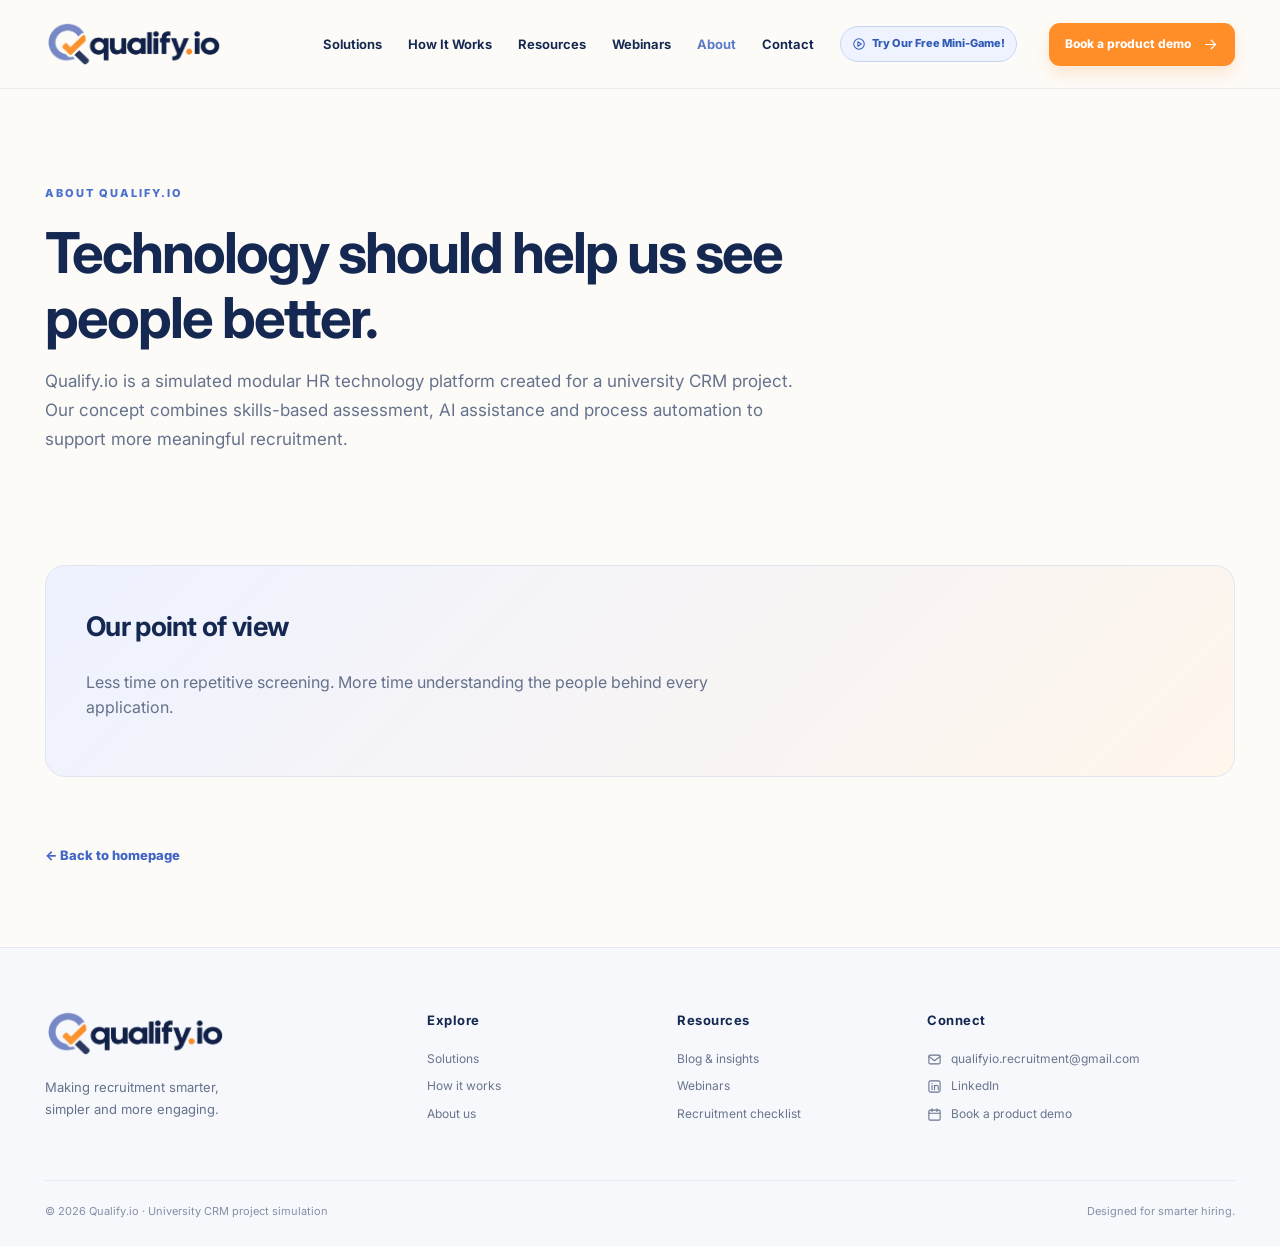
<file: about.html>
<!doctype html>
<html lang="en">
<head>
  <meta charset="utf-8" />
  <meta name="viewport" content="width=device-width, initial-scale=1" />
  <meta name="description" content="Qualify.io is a modular recruitment technology platform concept combining skills-based assessments, AI assistance and automation." />
  <meta name="theme-color" content="#fdfbf8" />
  <title>About | Qualify.io</title>
  <link rel="icon" href="assets/qualify-logo.png" type="image/png" />
  <link rel="preconnect" href="https://fonts.googleapis.com" />
  <link rel="preconnect" href="https://fonts.gstatic.com" crossorigin />
  <link href="https://fonts.googleapis.com/css2?family=Inter:wght@400;500;600;650;700;750;800;850&display=swap" rel="stylesheet" />
  <link rel="stylesheet" href="css/styles.css" />
  <script defer src="js/config.js"></script>
  <script defer src="js/content.js"></script>
  <script defer src="js/webinars.js"></script>
  <script defer src="js/site.js"></script>
</head>
<body data-page="about">
  <a href="#main-content" class="sr-only skip-link">Skip to content</a>
  <div id="site"></div>
  <noscript>This website uses JavaScript to render its content. Please enable JavaScript.</noscript>
</body>
</html>
</file>
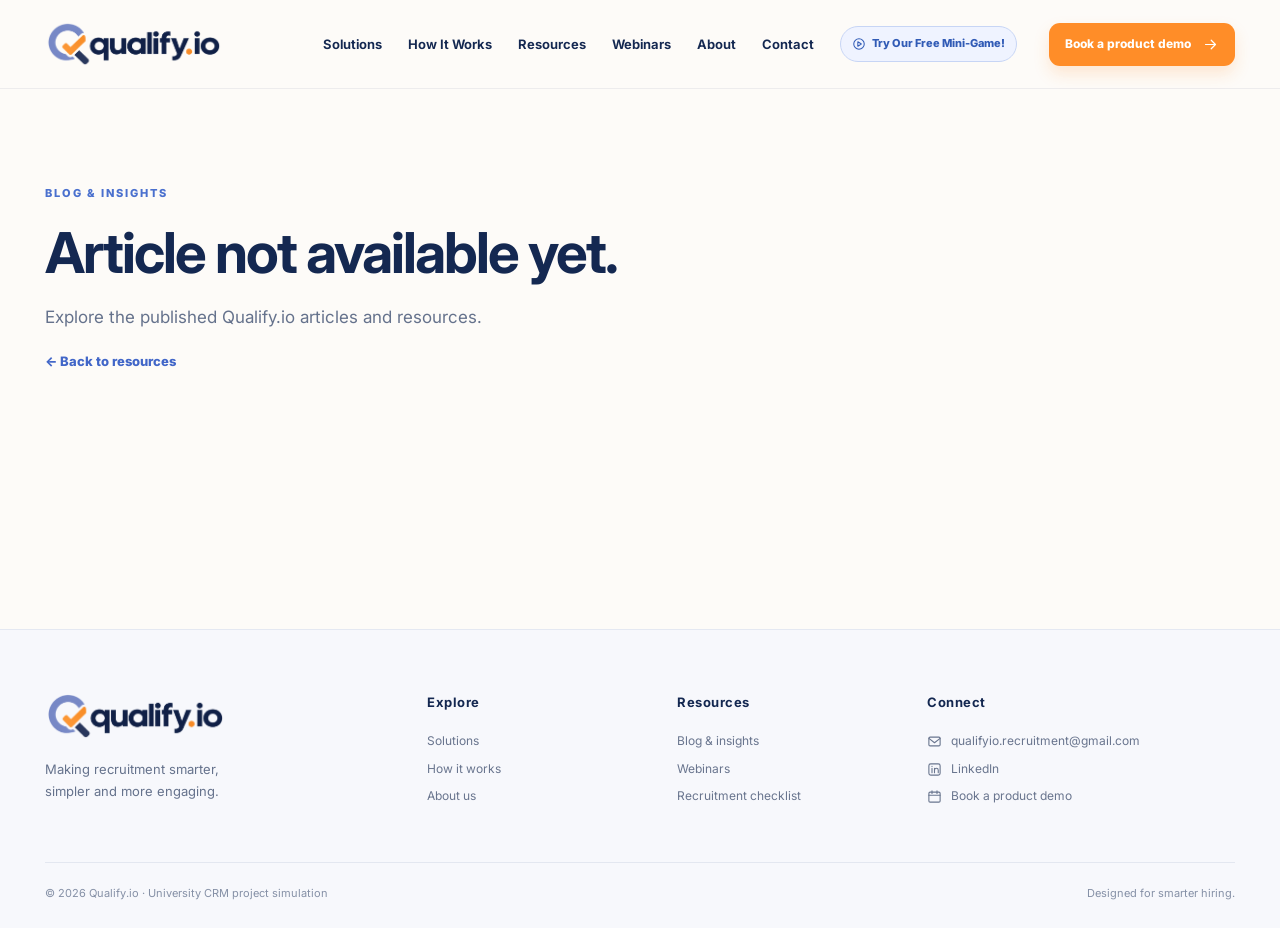
<file: blog.html>
<!doctype html>
<html lang="en">
<head>
  <meta charset="utf-8" />
  <meta name="viewport" content="width=device-width, initial-scale=1" />
  <meta name="description" content="Qualify.io is a modular recruitment technology platform concept combining skills-based assessments, AI assistance and automation." />
  <meta name="theme-color" content="#fdfbf8" />
  <title>Blog | Qualify.io</title>
  <link rel="icon" href="assets/qualify-logo.png" type="image/png" />
  <link rel="preconnect" href="https://fonts.googleapis.com" />
  <link rel="preconnect" href="https://fonts.gstatic.com" crossorigin />
  <link href="https://fonts.googleapis.com/css2?family=Inter:wght@400;500;600;650;700;750;800;850&display=swap" rel="stylesheet" />
  <link rel="stylesheet" href="css/styles.css" />
  <script defer src="js/config.js"></script>
  <script defer src="js/content.js"></script>
  <script defer src="js/articles.js"></script>
  <script defer src="js/webinars.js"></script>
  <script defer src="js/site.js"></script>
</head>
<body data-page="blog">
  <a href="#main-content" class="sr-only skip-link">Skip to content</a>
  <div id="site"></div>
  <noscript>This website uses JavaScript to render its content. Please enable JavaScript.</noscript>
</body>
</html>
</file>
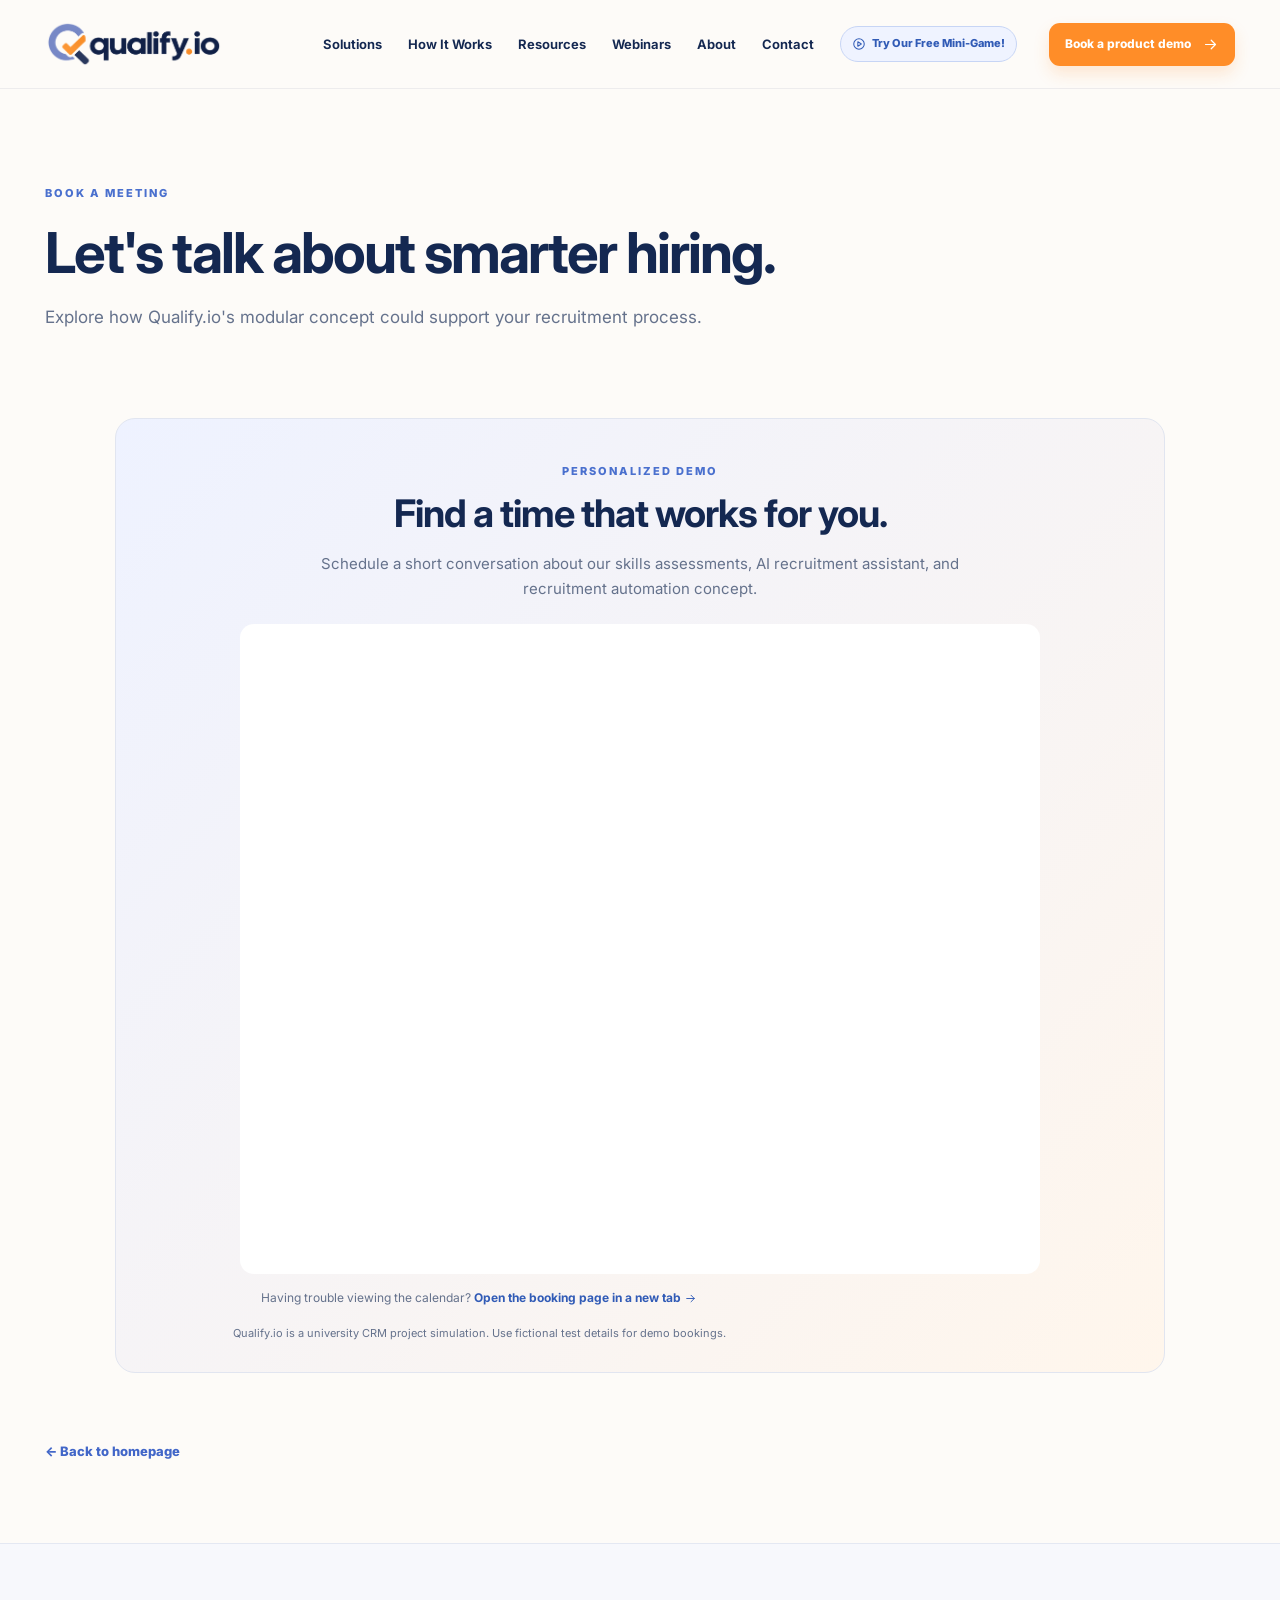
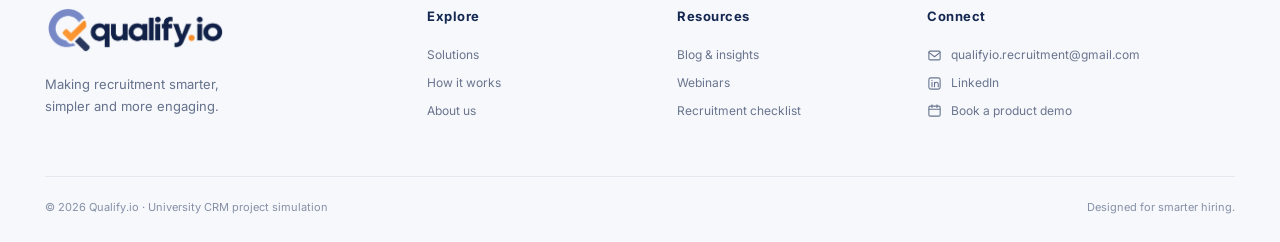
<file: book-demo.html>
<!doctype html>
<html lang="en">
<head>
  <meta charset="utf-8" />
  <meta name="viewport" content="width=device-width, initial-scale=1" />
  <meta name="description" content="Qualify.io is a modular recruitment technology platform concept combining skills-based assessments, AI assistance and automation." />
  <meta name="theme-color" content="#fdfbf8" />
  <title>Book a Product Demo | Qualify.io</title>
  <link rel="icon" href="assets/qualify-logo.png" type="image/png" />
  <link rel="preconnect" href="https://fonts.googleapis.com" />
  <link rel="preconnect" href="https://fonts.gstatic.com" crossorigin />
  <link href="https://fonts.googleapis.com/css2?family=Inter:wght@400;500;600;650;700;750;800;850&display=swap" rel="stylesheet" />
  <link rel="stylesheet" href="css/styles.css" />
  <script defer src="js/config.js"></script>
  <script defer src="js/content.js"></script>
  <script defer src="js/webinars.js"></script>
  <script defer src="js/site.js"></script>
</head>
<body data-page="book-demo">
  <a href="#main-content" class="sr-only skip-link">Skip to content</a>
  <div id="site"></div>
  <noscript>This website uses JavaScript to render its content. Please enable JavaScript.</noscript>
</body>
</html>
</file>
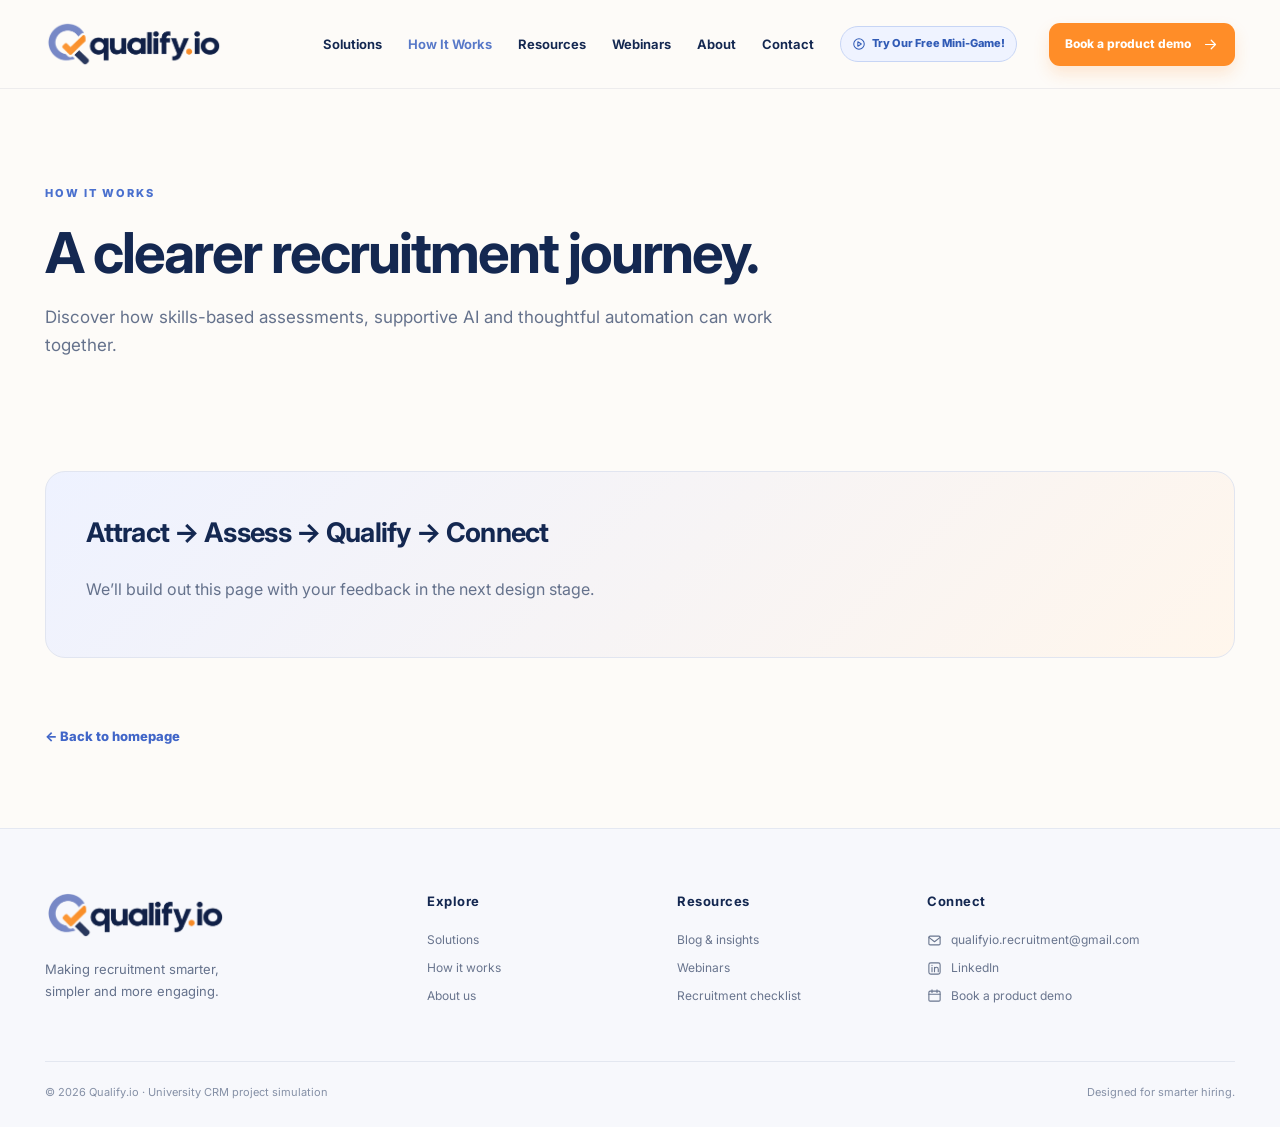
<file: how-it-works.html>
<!doctype html>
<html lang="en">
<head>
  <meta charset="utf-8" />
  <meta name="viewport" content="width=device-width, initial-scale=1" />
  <meta name="description" content="Qualify.io is a modular recruitment technology platform concept combining skills-based assessments, AI assistance and automation." />
  <meta name="theme-color" content="#fdfbf8" />
  <title>How It Works | Qualify.io</title>
  <link rel="icon" href="assets/qualify-logo.png" type="image/png" />
  <link rel="preconnect" href="https://fonts.googleapis.com" />
  <link rel="preconnect" href="https://fonts.gstatic.com" crossorigin />
  <link href="https://fonts.googleapis.com/css2?family=Inter:wght@400;500;600;650;700;750;800;850&display=swap" rel="stylesheet" />
  <link rel="stylesheet" href="css/styles.css" />
  <script defer src="js/config.js"></script>
  <script defer src="js/content.js"></script>
  <script defer src="js/webinars.js"></script>
  <script defer src="js/site.js"></script>
</head>
<body data-page="how-it-works">
  <a href="#main-content" class="sr-only skip-link">Skip to content</a>
  <div id="site"></div>
  <noscript>This website uses JavaScript to render its content. Please enable JavaScript.</noscript>
</body>
</html>
</file>
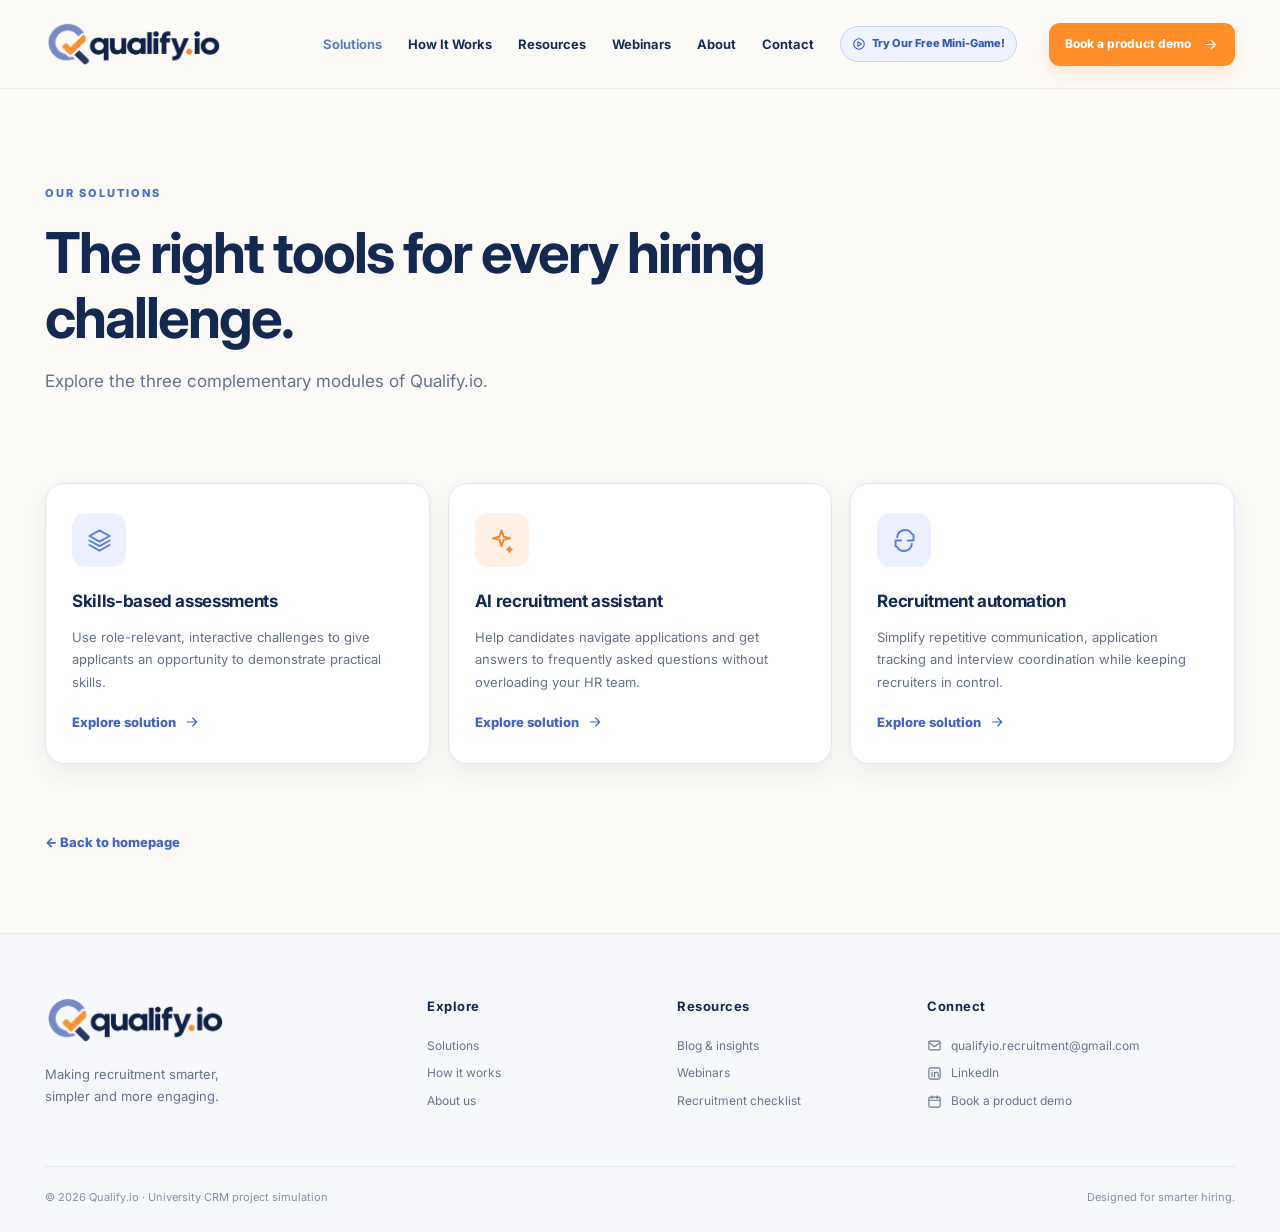
<file: solutions.html>
<!doctype html>
<html lang="en">
<head>
  <meta charset="utf-8" />
  <meta name="viewport" content="width=device-width, initial-scale=1" />
  <meta name="description" content="Qualify.io is a modular recruitment technology platform concept combining skills-based assessments, AI assistance and automation." />
  <meta name="theme-color" content="#fdfbf8" />
  <title>Solutions | Qualify.io</title>
  <link rel="icon" href="assets/qualify-logo.png" type="image/png" />
  <link rel="preconnect" href="https://fonts.googleapis.com" />
  <link rel="preconnect" href="https://fonts.gstatic.com" crossorigin />
  <link href="https://fonts.googleapis.com/css2?family=Inter:wght@400;500;600;650;700;750;800;850&display=swap" rel="stylesheet" />
  <link rel="stylesheet" href="css/styles.css" />
  <script defer src="js/config.js"></script>
  <script defer src="js/content.js"></script>
  <script defer src="js/webinars.js"></script>
  <script defer src="js/site.js"></script>
</head>
<body data-page="solutions">
  <a href="#main-content" class="sr-only skip-link">Skip to content</a>
  <div id="site"></div>
  <noscript>This website uses JavaScript to render its content. Please enable JavaScript.</noscript>
</body>
</html>
</file>
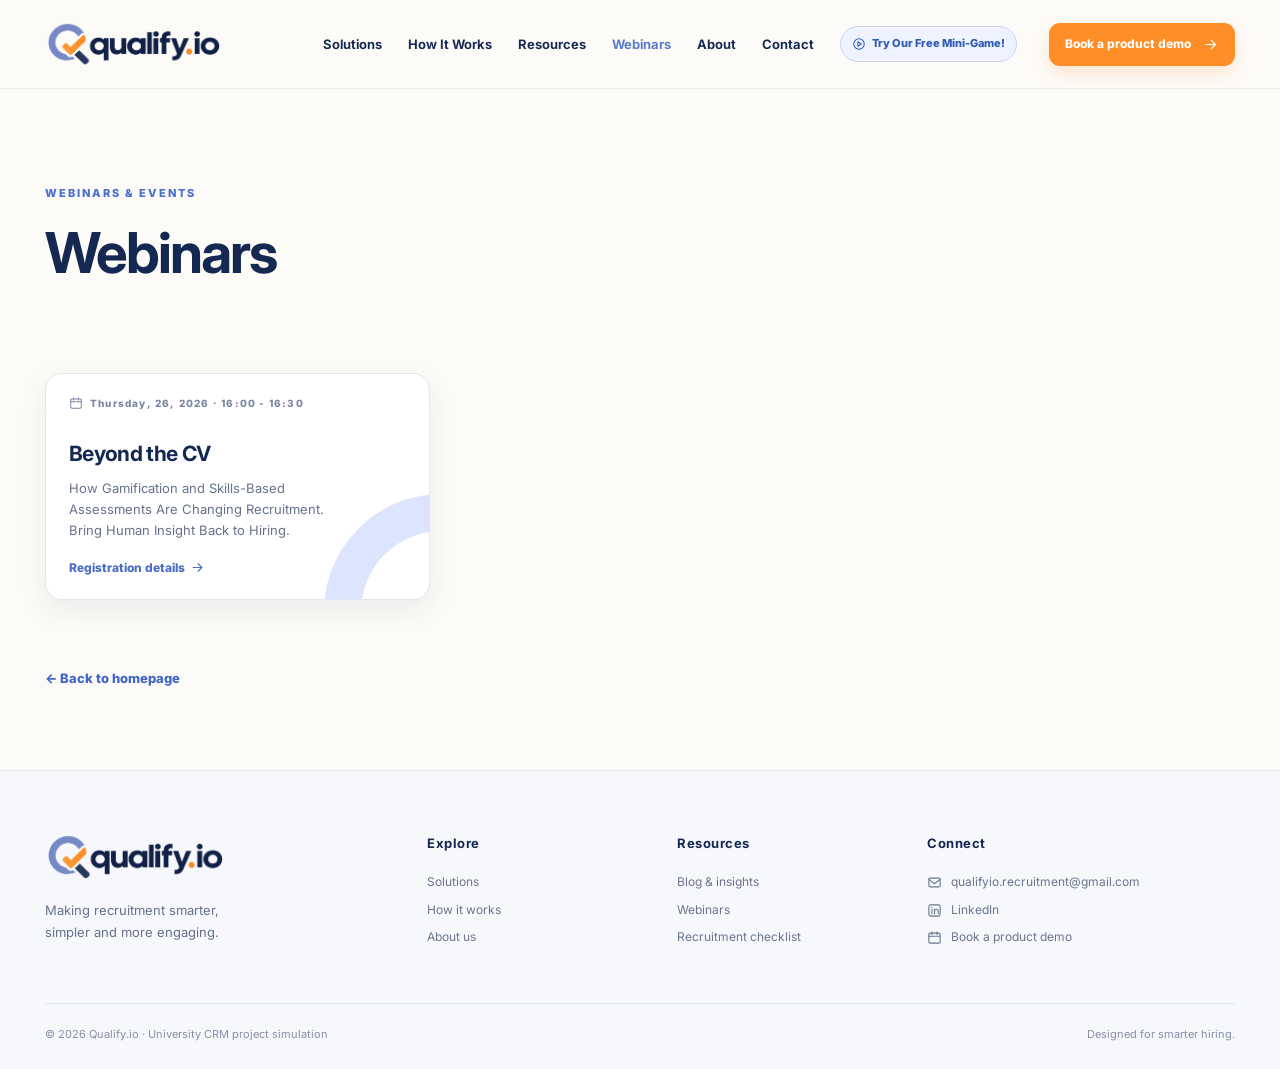
<file: webinars.html>
<!doctype html>
<html lang="en">
<head>
  <meta charset="utf-8" />
  <meta name="viewport" content="width=device-width, initial-scale=1" />
  <meta name="description" content="Qualify.io is a modular recruitment technology platform concept combining skills-based assessments, AI assistance and automation." />
  <meta name="theme-color" content="#fdfbf8" />
  <title>Webinars | Qualify.io</title>
  <link rel="icon" href="assets/qualify-logo.png" type="image/png" />
  <link rel="preconnect" href="https://fonts.googleapis.com" />
  <link rel="preconnect" href="https://fonts.gstatic.com" crossorigin />
  <link href="https://fonts.googleapis.com/css2?family=Inter:wght@400;500;600;650;700;750;800;850&display=swap" rel="stylesheet" />
  <link rel="stylesheet" href="css/styles.css" />
  <script defer src="js/config.js"></script>
  <script defer src="js/content.js"></script>
  <script defer src="js/webinars.js"></script>
  <script defer src="js/site.js"></script>
</head>
<body data-page="webinars">
  <a href="#main-content" class="sr-only skip-link">Skip to content</a>
  <div id="site"></div>
  <noscript>This website uses JavaScript to render its content. Please enable JavaScript.</noscript>
</body>
</html>
</file>
<file: css/styles.css>
/* QUALIFY.IO - brand system. Change these variables to reskin the whole website. */
:root {
  --navy: #142851;
  --navy-2: #1d3262;
  --blue: #758dda;
  --blue-bright: #567cf1;
  --orange: #ff8d28;
  --orange-hover: #f47811;
  --paper: #fdfbf8;
  --soft: #f6f7fc;
  --line: #e4e7f0;
  --text: #1c2b49;
  --muted: #65728c;
  --shadow: 0 10px 28px rgba(25,37,73,.075);
  --radius: 19px;
}
* { box-sizing:border-box; }
html { scroll-behavior:smooth; }
body { margin:0; font-family:Inter,ui-sans-serif,-apple-system,BlinkMacSystemFont,"Segoe UI",sans-serif; color:var(--text); background:var(--paper); line-height:1.55; -webkit-font-smoothing:antialiased; }
img { max-width:100%; }
a { color:inherit; text-decoration:none; }
button { font:inherit; }
a:focus-visible,button:focus-visible {outline:3px solid var(--blue-bright);outline-offset:4px;}
.container { width:min(1190px, calc(100% - 64px)); margin-inline:auto; }
.icon { display:inline-block;width:20px;height:20px;vertical-align:middle;flex-shrink:0; }
.site-header { position:sticky;z-index:50;top:0;background:rgba(253,251,248,.93);backdrop-filter:blur(16px);border-bottom:1px solid rgba(29,50,98,.075); }
.header-inner { display:flex;align-items:center;gap:32px;min-height:88px; }
.logo-link { display:block;flex-shrink:0; }
.logo-link img { display:block;width:177px;height:auto; }
.desktop-nav { margin-left:auto;display:flex;align-items:center;gap:26px; }
.desktop-nav a {font-size:13px;font-weight:670;color:var(--navy);transition:color .2s;white-space:nowrap;}
.desktop-nav a:hover,.desktop-nav a[aria-current] {color:#5879c8;}
.btn {display:inline-flex;align-items:center;justify-content:center;gap:11px;border-radius:11px;padding:14px 20px;font-size:14px;font-weight:780;line-height:1.2;transition:transform .18s,box-shadow .18s,background .18s;border:1px solid transparent;white-space:nowrap;}
.btn:hover{transform:translateY(-2px);}
.btn .icon {width:17px;height:17px;}
.btn-primary {background:var(--orange);color:white;box-shadow:0 8px 16px rgba(255,141,40,.18);}
.btn-primary:hover {background:var(--orange-hover);box-shadow:0 11px 20px rgba(255,141,40,.22);}
.btn-outline {border-color:#9da9c9;color:var(--navy);background:rgba(255,255,255,.78);}
.btn-outline:hover {border-color:var(--navy);background:#fff;}
.nav-cta {padding:12px 15px;font-size:12px;}
.mobile-menu-toggle,.mobile-nav{display:none;}
.eyebrow {display:inline-block;font-size:11px;line-height:1.45;font-weight:820;letter-spacing:2px;color:#4a70ce;}
.eyebrow.mini {letter-spacing:1.05px;font-size:10px;}
.hero { position:relative;overflow:hidden;padding:60px 0 66px;background:radial-gradient(circle at 87% 86%,#fff4e8 0%,transparent 28%),linear-gradient(180deg,#fdfbf8 0%,#fff 100%); }
.hero-deco-left {position:absolute;left:-138px;top:55px;width:260px;height:260px;border-radius:50%;background:#dce5fd;opacity:.92;}
.hero-grid {display:grid;grid-template-columns:1fr 1.07fr;gap:48px;align-items:center;position:relative;}
.hero-copy {padding-top:8px;position:relative;z-index:2;}
h1,h2,h3,h4,p{margin-top:0;}
.hero-copy h1 {font-size:clamp(42px,4.3vw,64px);line-height:1.09;letter-spacing:-2.6px;color:var(--navy);max-width:620px;margin:18px 0 24px;font-weight:820;}
.underlined {position:relative;white-space:nowrap;}
.underlined::after {content:"";position:absolute;left:23%;right:1%;bottom:-8px;height:8px;border-top:5px solid var(--orange);border-radius:50%;transform:rotate(-2deg);}
.hero-copy>p:not(.hero-proof) {font-size:17px;line-height:1.75;color:#4b5875;max-width:525px;margin-bottom:30px;}
.hero-actions {display:flex;gap:12px;flex-wrap:wrap;}
.hero-proof {font-size:12px;color:#8992a5;margin:24px 0 0;}
.dashboard-illustration {min-height:405px;position:relative;display:flex;align-items:center;justify-content:center;}
.hero-halo {width:420px;height:420px;border-radius:50%;position:absolute;right:18px;top:-3px;background:radial-gradient(circle,#e8edff 0%,#f5f6ff 48%,transparent 72%);}
.dash-window {position:relative;z-index:1;width:87%;min-height:290px;border:7px solid #dfe7fc;background:white;border-radius:20px;box-shadow:0 20px 45px rgba(45,72,135,.16);transform:rotate(-1.5deg);overflow:hidden;}
.dash-header {display:flex;align-items:center;gap:10px;height:48px;background:#fafbff;padding:0 15px;border-bottom:1px solid #eef0f7;}
.window-dots{display:flex;gap:5px;}.window-dots i {width:7px;height:7px;border-radius:50%;background:#ffb5aa;}.window-dots i:nth-child(2){background:#ffe0a4}.window-dots i:nth-child(3){background:#b0e4bb}
.dash-header strong{margin-left:6px;font-size:15px;color:var(--navy);letter-spacing:-.5px;}.orange{color:var(--orange)}
.dash-demo-label{margin-left:auto;color:#8491b1;font-size:10px;font-weight:650}
.dash-body {display:flex;min-height:250px;}
.dash-sidebar {background:#f0f4ff;padding:19px 11px;display:flex;flex-direction:column;align-items:center;gap:14px;}
.dash-side {color:#7e9bdd;line-height:1;}.dash-side .icon{width:17px;height:17px}.dash-side.active {color:#4c75d1;}
.dash-main {padding:21px 22px;flex:1;min-width:0;}.dash-caption {font-size:9px;letter-spacing:1.5px;font-weight:800;color:#8397cb;margin:0 0 4px;}.dash-main h3 {font-size:19px;letter-spacing:-.4px;color:var(--navy);margin:0 0 16px;}
.dash-stages{display:grid;grid-template-columns:repeat(3,1fr);gap:7px;margin-bottom:17px;}.dash-stages>div {background:#edf2ff;border-radius:8px;padding:9px 10px;display:flex;align-items:flex-end;justify-content:space-between;}.dash-stages small{font-size:10px;color:#506bb2;font-weight:690;}.dash-stages strong{font-size:14px;color:var(--navy);}
.dash-list{display:grid;gap:9px}.dash-list>div{display:flex;align-items:center;gap:11px;}.avatar{display:grid;place-items:center;background:#dfe9ff;color:#6e86c5;border-radius:50%;width:25px;height:25px;font-size:9px;font-weight:750;}.fake-lines{display:grid;gap:4px;flex:1;}.fake-lines i{height:5px;background:#e3e8f5;border-radius:5px;width:75%;}.fake-lines i:nth-child(2){width:48%;}.bar{height:7px;border-radius:5px;background:#6ec9a6;width:20%;}.bar-74{width:15%}.bar-93{width:24%}
.floating-skill {position:absolute;z-index:2;right:-13px;bottom:23px;width:214px;padding:15px 15px 13px;background:rgba(255,255,255,.96);border:1px solid #ecedf4;border-radius:14px;box-shadow:0 15px 25px rgba(28,48,104,.14);transform:rotate(3deg);}
.floating-skill>div{display:flex;align-items:center;gap:9px;color:#606f89;font-size:11px;padding:6px 0;}.floating-skill>div .icon{width:15px;height:15px;color:#2daa81;}.floating-heading{font-size:13px!important;font-weight:780;color:var(--navy)!important;padding-bottom:10px!important;}.floating-heading .icon{color:#5879e4!important;}
.orbit-mark{position:absolute;width:22px;height:5px;border-radius:6px;background:var(--orange);right:25px;top:24px;transform:rotate(55deg);}.orbit-mark.two{width:14px;right:5px;top:47px;transform:rotate(-22deg);}
.benefits {position:relative;z-index:4;display:grid;grid-template-columns:repeat(3,1fr);background:white;box-shadow:var(--shadow);border:1px solid var(--line);border-radius:15px;transform:translateY(-15px);min-height:94px;}
.benefits>div{display:flex;gap:15px;align-items:center;padding:22px 24px;}.benefits>div+div{border-left:1px solid var(--line);}.benefits .icon {width:28px;height:28px;color:#5b7dce;}.benefits>div:first-child .icon,.benefits>div:last-child .icon{color:var(--orange);}.benefits span {display:flex;flex-direction:column;gap:3px;}.benefits strong{color:var(--navy);font-size:13px;line-height:1.25;}.benefits small {color:var(--muted);font-size:11px;line-height:1.4;}
.section {padding-top:85px;padding-bottom:18px;}
.section-head {display:flex;align-items:end;justify-content:space-between;gap:20px;margin-bottom:30px;}
.section-head h2,.resource-copy h2,.bottom-cta h2{font-size:clamp(27px,2.5vw,38px);font-weight:820;line-height:1.2;letter-spacing:-1.2px;color:var(--navy);margin:6px 0 9px;}
.section-head p {font-size:15px;color:var(--muted);margin:0;}
.text-link {display:inline-flex;align-items:center;gap:8px;font-size:13px;font-weight:800;color:#4166c8;white-space:nowrap;}.text-link:hover{color:var(--navy)}.text-link .icon{width:16px;height:16px;}
.solutions-grid{display:grid;grid-template-columns:repeat(3,1fr);gap:18px;}
.solution-card{background:white;border:1px solid var(--line);box-shadow:var(--shadow);border-radius:var(--radius);padding:29px 26px;transition:transform .2s,box-shadow .2s;}
.solution-card:hover {transform:translateY(-3px);box-shadow:0 15px 30px rgba(25,37,73,.11);}
.solution-icon{width:54px;height:54px;border-radius:14px;display:grid;place-items:center;background:#edf1ff;color:#5b7fdd;margin-bottom:21px;}.solution-icon.tone-1{background:#fff1e6;color:#f58b2a}.solution-icon .icon{width:27px;height:27px;}
.solution-card h3{font-size:17px;color:var(--navy);margin:0 0 11px;letter-spacing:-.35px;}.solution-card p {font-size:13px;color:var(--muted);line-height:1.75;min-height:93px;margin-bottom:15px;}
.how-section{margin-top:72px;background:linear-gradient(180deg,#f5f7fd,#fcfbfb);padding:75px 0 82px;}.steps-grid{display:grid;grid-template-columns:repeat(4,1fr);gap:15px;}
.step {background:white;border-radius:15px;padding:23px 20px;border:1px solid var(--line);position:relative;min-height:205px;}.step-icon{width:44px;height:44px;border-radius:11px;display:grid;place-items:center;background:#eff2ff;color:#5a7dd2;margin-bottom:17px;}.step:nth-child(2) .step-icon,.step:nth-child(4) .step-icon{background:#fff0e4;color:var(--orange)}.step>b{color:#9cabd3;font-size:11px;letter-spacing:1px;}.step h3{font-size:17px;color:var(--navy);margin:4px 0 7px;}.step p{font-size:12px;color:var(--muted);margin:0;line-height:1.6;}
.resource-feature{display:grid;grid-template-columns:250px 1fr;align-items:center;gap:50px;position:relative;overflow:hidden;border-radius:22px;margin-top:78px;min-height:285px;padding:35px 65px;background:linear-gradient(110deg,#f1f3fd 0%,#fff 59%,#eff2ff 100%);border:1px solid var(--line);}
.resource-paper{width:195px;height:235px;background:white;border-radius:9px;transform:rotate(-10deg);box-shadow:0 18px 22px rgba(46,65,123,.15);padding:20px 19px;position:relative;z-index:2;border:1px solid #e9ebf5;display:flex;flex-direction:column;}
.paper-logo{font-size:15px;font-weight:820;color:var(--navy);letter-spacing:-1px;margin-bottom:30px;}.paper-logo span{color:var(--orange)}.resource-paper strong{font-size:20px;line-height:1.18;color:var(--navy);letter-spacing:-.8px;}.paper-mark{display:grid;place-items:center;color:var(--orange);border:2px solid var(--blue);border-radius:12px;width:47px;height:47px;margin-top:auto}.paper-mark .icon{width:29px;height:29px;}
.resource-copy{position:relative;z-index:2;max-width:580px;}.resource-copy h2{font-size:31px;}.resource-copy p{color:var(--muted);font-size:14px;max-width:470px;line-height:1.75;margin:0 0 22px;}.feature-swoosh{position:absolute;right:-77px;bottom:-132px;width:300px;height:300px;border:65px solid #b8c9fb;border-radius:50%;opacity:.65;}
.webinar-grid{display:grid;grid-template-columns:repeat(3,1fr);gap:18px;}.webinar-card{border:1px solid var(--line);border-radius:17px;background:white;min-height:215px;padding:22px 23px;box-shadow:var(--shadow);overflow:hidden;position:relative;display:flex;align-items:flex-start;flex-direction:column;transition:transform .2s;}.webinar-card:hover,.blog-card:hover{transform:translateY(-3px)}.webinar-top{display:flex;align-items:center;gap:7px;color:#7a86a4;font-weight:800;letter-spacing:1.2px;font-size:10px;position:relative;z-index:2;}.webinar-top .icon{width:14px;height:14px;}.webinar-card h3{font-size:21px;color:var(--navy);line-height:1.2;max-width:245px;margin:30px 0 12px;letter-spacing:-.65px;position:relative;z-index:2;}.webinar-link{display:flex;align-items:center;gap:5px;margin-top:auto;font-size:12px;color:#4d6ec6;font-weight:800;position:relative;z-index:2;}.webinar-link .icon{width:15px;height:15px;}.webinar-pattern{position:absolute;border:37px solid #dce5fd;border-radius:50%;width:235px;height:235px;right:-130px;bottom:-130px;}.webinar-1 .webinar-pattern{border-color:#ffe5ce;}.webinar-2 .webinar-pattern{border-color:#cedcfb;}.section-note{color:#929aaa;font-size:11px;text-align:right;margin-top:12px;}
.blog-grid{display:grid;grid-template-columns:repeat(3,1fr);gap:18px;}.blog-card{display:flex;background:white;border:1px solid var(--line);box-shadow:var(--shadow);border-radius:15px;overflow:hidden;min-height:180px;transition:transform .2s;}.blog-art{min-width:120px;width:34%;position:relative;overflow:hidden;background:#d9e4fc;}.abstract-wave:before,.abstract-wave:after{content:'';position:absolute;left:-50px;top:10px;width:235px;height:235px;border:25px solid rgba(255,255,255,.8);border-radius:50%;transform:rotate(25deg)}.abstract-wave:after{width:153px;height:153px;top:48px;left:-15px;border-color:#9eb6e9;}.abstract-steps{background:#f5f4f6;}.abstract-steps:before{content:'';position:absolute;bottom:35px;left:12px;width:80%;height:75%;background:repeating-linear-gradient(140deg,transparent 0 35px,#ffd5a8 36px 47px,transparent 48px 70px);clip-path:polygon(0 100%,0 70%,35% 70%,35% 44%,66% 44%,66% 18%,100% 18%,100% 100%)}.abstract-paper{background:#dce6fb;}.abstract-paper:before{content:'';position:absolute;inset:0 20px 12px -55px;border:28px solid #fff;border-radius:50%;}.abstract-paper:after{content:'';position:absolute;width:160px;height:100px;background:#ffe3c7;bottom:-70px;right:-20px;transform:rotate(-35deg);}
.blog-info{padding:18px 18px 16px;display:flex;flex-direction:column;}.blog-info h3{font-size:14px;line-height:1.4;letter-spacing:-.3px;color:var(--navy);margin:8px 0 12px;}.read-more{color:#5a73af;font-size:11px;font-weight:740;margin-top:auto;display:inline-flex;gap:6px;align-items:center}.read-more .icon{width:13px;height:13px;}
.bottom-cta{margin-top:86px;margin-bottom:80px;border-radius:19px;border:1px solid #e8e9f7;background:linear-gradient(115deg,#eaf0ff 0%,#fcfbfa 50%,#fff2e7 100%);min-height:194px;display:flex;align-items:center;justify-content:space-between;gap:30px;padding:35px 60px;overflow:hidden;position:relative;}.bottom-cta h2{margin-bottom:8px}.bottom-cta p{font-size:14px;color:var(--muted);max-width:540px;margin:0}.bottom-cta .btn{z-index:2;}
.site-footer{background:#f7f8fc;border-top:1px solid #e4e8f2;}.footer-grid{display:grid;grid-template-columns:1.6fr 1fr 1fr 1.4fr;gap:30px;padding:62px 0 47px;}.footer-logo img{width:180px}.footer-grid h4{font-size:13px;letter-spacing:.5px;color:var(--navy);margin:0 0 20px;}.footer-grid p{font-size:13px;line-height:1.7;color:var(--muted);margin:12px 0;}.footer-grid>div>a:not(.footer-logo),.footer-grid .inactive-link{display:flex;align-items:center;gap:9px;font-size:12px;color:#69758e;margin:9px 0;}.footer-grid>div>a:hover{color:#4769cb}.footer-grid .icon{height:15px;width:15px;}.inactive-link{opacity:.64;}.footer-bottom{display:flex;justify-content:space-between;gap:15px;flex-wrap:wrap;border-top:1px solid #e3e7f0;color:#8590a6;font-size:11px;padding:22px 0 26px;}
.inner-page {min-height:60vh;}.inner-hero {padding:90px 0 40px;}.inner-hero h1 {color:var(--navy);font-size:clamp(38px,4.4vw,60px);letter-spacing:-2px;line-height:1.15;max-width:850px;margin:17px 0 17px;}.inner-hero p{font-size:17px;color:var(--muted);max-width:760px;line-height:1.7;}.inner-content{padding:30px 0 65px;}.inner-content .solution-card p {min-height:unset;}.page-feature {background:linear-gradient(135deg,#eef2ff,#fff6ec);border:1px solid #e1e5f0;border-radius:20px;padding:40px;margin-top:24px;}.page-feature h2 {color:var(--navy);font-size:27px;letter-spacing:-.7px;}.page-feature p{color:var(--muted);max-width:650px;}.soft-caption{color:#8893a8;font-size:12px}.resources-list {display:grid;gap:15px;margin-bottom:30px;}.resource-list-item{padding:25px;background:white;border:1px solid var(--line);border-radius:16px;scroll-margin-top:120px;}.resource-list-item h2 {color:var(--navy);font-size:22px;margin:10px 0;}.resource-list-item p{margin-bottom:6px;color:var(--muted)}.back-home{padding-bottom:80px;}
@media (max-width:1100px){.desktop-nav{gap:14px}.header-inner{gap:19px}.desktop-nav a{font-size:12px}.logo-link img{width:148px}.hero-grid{gap:18px}.floating-skill{right:-5px}.container{width:min(1190px,calc(100% - 44px))}}
@media (max-width:870px){.desktop-nav,.nav-cta{display:none}.mobile-menu-toggle{display:grid;place-items:center;margin-left:auto;width:44px;height:44px;border:1px solid var(--line);background:#fff;border-radius:10px;color:var(--navy)}.mobile-menu-toggle .icon{height:23px;width:23px}.mobile-nav:not([hidden]){display:flex;flex-direction:column;gap:3px;padding:12px 22px 18px;border-top:1px solid var(--line);background:var(--paper)}.mobile-nav a{padding:12px;font-size:14px;color:var(--navy);font-weight:670}.mobile-nav .mobile-demo{background:var(--orange);color:white;border-radius:10px;text-align:center;margin-top:8px}.header-inner{min-height:75px}.hero-grid{grid-template-columns:1fr;}.hero{padding:50px 0 65px}.hero-copy h1{max-width:680px}.dashboard-illustration{min-height:390px;max-width:610px;width:100%;margin:20px auto 0}.benefits{transform:translateY(-22px)}.solutions-grid,.webinar-grid,.blog-grid{grid-template-columns:repeat(2,1fr)}.blog-grid .blog-card:last-child{grid-column:span 2}.steps-grid{grid-template-columns:repeat(2,1fr)}.step:nth-child(2):after{display:none}.resource-feature{gap:26px;padding:35px}.footer-grid{grid-template-columns:repeat(2,1fr);}}
@media (max-width:610px){.container{width:calc(100% - 34px)}.hero-deco-left{left:-180px}.hero-copy h1{font-size:43px;letter-spacing:-1.6px}.hero-copy>p:not(.hero-proof){font-size:15px}.hero-actions{flex-direction:column;align-items:stretch}.hero-actions .btn{text-align:center}.dashboard-illustration{min-height:315px}.hero-halo{width:310px;height:310px}.dash-window{width:96%;border-width:5px;min-height:230px}.dash-header{height:34px}.dash-body{min-height:190px}.dash-sidebar{padding:14px 9px}.dash-main{padding:16px 12px}.dash-main h3{font-size:14px}.dash-stages>div{padding:7px 6px}.dash-stages strong{font-size:12px}.dash-stages small{font-size:8px}.floating-skill{width:170px;right:-1px;bottom:-1px;padding:10px}.floating-skill>div{font-size:9px;padding:4px 0}.floating-heading{font-size:11px!important}.benefits{grid-template-columns:1fr}.benefits>div{padding:15px 18px}.benefits>div+div{border-left:none;border-top:1px solid var(--line)}.section{padding-top:62px}.section-head h2,.resource-copy h2{font-size:29px}.section-head p{font-size:13px}.desktop-more{display:none}.solutions-grid,.webinar-grid,.blog-grid{grid-template-columns:1fr}.blog-grid .blog-card:last-child{grid-column:auto}.solution-card p{min-height:0}.how-section{padding:60px 0;margin-top:46px}.steps-grid{grid-template-columns:1fr}.step{min-height:auto}.step::after{display:none}.resource-feature{grid-template-columns:1fr;padding:38px 25px 43px;margin-top:52px}.resource-paper{margin:0 auto 5px;height:203px;width:166px}.resource-paper strong{font-size:17px}.resource-copy h2{font-size:28px}.bottom-cta{padding:31px 26px;flex-direction:column;align-items:stretch;margin-top:60px;margin-bottom:58px}.bottom-cta .btn{align-self:flex-start}.footer-grid{gap:20px;grid-template-columns:1fr 1fr;padding:46px 0}.footer-grid>div:first-child{grid-column:span 2}.footer-grid>div:last-child{grid-column:span 2}.inner-hero{padding:60px 0 20px}.inner-hero h1{font-size:38px}.page-feature{padding:25px}}
@media (prefers-reduced-motion:reduce){*{scroll-behavior:auto!important;transition:none!important}}
.sr-only{position:absolute;width:1px;height:1px;padding:0;margin:-1px;overflow:hidden;clip:rect(0,0,0,0);white-space:nowrap;border:0}.sr-only:focus{position:fixed;top:8px;left:8px;width:auto;height:auto;padding:10px 12px;margin:0;background:white;clip:auto;z-index:999}

/* Editorial blog article layout - all future articles share these styles. */
.article-page{background:var(--paper)}
.article-shell{max-width:970px;padding-top:52px;padding-bottom:88px}
.article-back,.article-bottom-nav a{font-size:13px;font-weight:700;color:#5876c6}
.article-back:hover,.article-bottom-nav a:hover{text-decoration:underline}
.article-header{max-width:830px;margin:37px auto 40px;text-align:left}
.article-header h1{font-size:clamp(36px,5.3vw,64px);letter-spacing:-2.6px;line-height:1.13;color:var(--navy);margin:16px 0 24px;font-weight:850}
.article-deck{font-size:clamp(16px,2vw,20px);line-height:1.7;color:#62718b;max-width:780px;margin:0 0 23px}
.article-meta{display:flex;gap:12px;flex-wrap:wrap;color:#8491aa;letter-spacing:1px;font-size:10px;font-weight:750}
.article-hero-art{height:240px;border-radius:22px;background:linear-gradient(115deg,#e1e9fb,#f0f4ff 60%,#fff0df);position:relative;overflow:hidden;border:1px solid #e1e7f2;margin:0 0 60px}
.art-ring{display:block;position:absolute;border:32px solid rgba(255,255,255,.79);border-radius:50%;transform:rotate(25deg)}
.art-ring-one{width:440px;height:440px;left:-70px;top:-125px}
.art-ring-two{width:320px;height:320px;left:55px;top:-62px;border-color:#a9bbef}
.art-accent{position:absolute;right:7%;bottom:-55px;width:195px;height:195px;border-radius:34px;background:#ffbd7c;transform:rotate(36deg);opacity:.8}
.article-body{max-width:725px;margin:0 auto;color:#34415b}
.article-section{margin-bottom:37px}
.article-body h2{font-size:clamp(23px,3vw,31px);letter-spacing:-.85px;line-height:1.22;color:var(--navy);margin:0 0 18px}
.article-body p{font-size:16px;line-height:1.9;margin:0 0 18px}
.article-section:last-child p:last-child{font-weight:700;color:var(--navy)}
.article-checklist-cta{max-width:825px;margin:60px auto 0;background:linear-gradient(115deg,#e9efff 0%,#f8f8fc 63%,#fff0de);border:1px solid #dfe6f3;border-radius:22px;padding:42px 44px;display:grid;grid-template-columns:70px 1fr;gap:28px;align-items:start;position:relative;overflow:hidden}
.article-cta-deco{display:flex;align-items:center;justify-content:center;width:64px;height:64px;border-radius:17px;background:white;border:1px solid #d5ddf3;color:var(--orange);box-shadow:0 5px 15px rgba(30,45,85,.055)}
.article-cta-deco .icon{height:34px;width:34px;stroke-width:2.6}
.article-cta-copy{position:relative;z-index:2}
.article-cta-copy h2{font-size:clamp(23px,3vw,33px);letter-spacing:-1px;line-height:1.2;margin:9px 0 14px;color:var(--navy)}
.article-cta-copy>p{font-size:15px;line-height:1.7;color:#5b6984;margin:0 0 22px}
.article-cta-copy .cta-fineprint{font-size:11px;margin:11px 0 0;color:#8190a7}
.article-bottom-nav{max-width:825px;margin:40px auto 0}
.resources-list .text-link{display:inline-flex;margin-top:13px}
@media(max-width:610px){.article-shell{padding-top:35px;padding-bottom:58px}.article-header{margin:25px auto 32px}.article-header h1{letter-spacing:-1.5px}.article-hero-art{height:160px;margin-bottom:38px}.art-ring-one{left:-130px}.art-ring-two{left:-30px}.article-body p{font-size:15px;line-height:1.8}.article-checklist-cta{margin-top:46px;padding:29px 24px;grid-template-columns:1fr;gap:17px}.article-cta-deco{width:53px;height:53px}}

/* Team-approved webinar listings: rendered from js/webinars.js. */
.webinar-description{font-size:13px;line-height:1.6;color:var(--muted);position:relative;z-index:2;margin:0 0 18px;max-width:270px;}
.webinar-card .webinar-link{white-space:normal;}

/* Customer Service Rush - gated, inline 2D game under blog article #2 */
.blog-game-section{margin:62px auto 0;padding:35px;border-radius:25px;background:linear-gradient(125deg,#f0f4ff 0%,#fcfbf9 55%,#fff2e7 100%);border:1px solid #e1e7f3;box-shadow:0 12px 30px rgba(28,45,96,.045);scroll-margin-top:30px}
.blog-game-heading{max-width:780px;margin:0 0 28px}
.blog-game-heading h2{font-size:clamp(27px,3.1vw,38px);line-height:1.18;letter-spacing:-1.15px;color:#142657;margin:10px 0 15px}
.blog-game-heading p{font-size:15px;line-height:1.75;color:#5c6c86;margin:0 0 19px}
.blog-game-skills{display:flex;gap:9px;flex-wrap:wrap}
.blog-game-skills span{padding:8px 13px;background:#fff;border:1px solid #dce4f3;border-radius:100px;font-size:11px;font-weight:760;color:#5270ab}
.blog-game-grid{display:grid;grid-template-columns:minmax(0,1.2fr) minmax(0,.9fr);gap:22px;align-items:start}
.blog-game-preview,.blog-game-form-panel{overflow:hidden;border:1px solid #dee6f3;border-radius:18px;background:white;box-shadow:0 8px 23px rgba(35,55,105,.055)}
.blog-game-preview{padding:12px}
.blog-game-preview img{display:block;width:100%;border-radius:12px;border:1px solid #e8edf6}
.blog-game-preview-caption{display:flex;justify-content:space-between;gap:10px;align-items:center;flex-wrap:wrap;padding:13px 5px 5px}
.blog-game-preview-caption strong{font-size:13px;color:#142657}
.blog-game-preview-caption span{font-size:11px;color:#7381a0}
.blog-game-form-panel{padding:28px}
.blog-game-form-panel h3{font-size:28px;line-height:1.15;letter-spacing:-.7px;margin:11px 0;color:#142657}
.blog-game-form-panel>p{font-size:13px;color:#65728c;line-height:1.7;margin:0 0 18px}
.blog-game-form-panel #qualify-game-form{min-height:70px}
.blog-game-form-panel .btn{font-size:13px;white-space:normal}
.blog-game-form-panel .blog-game-fineprint{font-size:10px;margin:12px 0 0;color:#8591a8}
.blog-game-play-area{background:white;border:1px solid #dfe5f1;border-radius:18px;padding:12px;box-shadow:0 8px 23px rgba(35,55,105,.055)}
.blog-game-bar{padding:13px 13px 18px;display:flex;align-items:center;justify-content:space-between;gap:12px;flex-wrap:wrap}
.blog-game-bar strong{font-size:17px;color:#142657}
.blog-game-bar span{font-size:12px;color:#7381a0}
.blog-game-play-area iframe{display:block;width:100%;height:920px;border:1px solid #e1e7f4;border-radius:12px;background:#fff}
.blog-game-play-bottom{padding:16px 12px 9px;display:flex;justify-content:space-between;align-items:center;flex-wrap:wrap;gap:14px}
.blog-game-play-bottom p{max-width:510px;font-size:11px;line-height:1.55;color:#8491aa;margin:0}
.blog-game-play-bottom a{font-size:12px}
@media(max-width:850px){.blog-game-section{padding:23px}.blog-game-grid{grid-template-columns:1fr}.blog-game-play-area iframe{height:1070px}}
@media(max-width:550px){.blog-game-section{margin-top:44px;padding:18px;border-radius:17px}.blog-game-form-panel{padding:22px}.blog-game-preview-caption{align-items:start}.blog-game-play-area{padding:7px}.blog-game-play-area iframe{height:1200px}.blog-game-play-bottom{padding:12px 7px}}


/* Customer Service Rush appears beside the checklist in the home/resources offer area. */
.resource-feature-game{margin-top:21px;grid-template-columns:minmax(0,1.03fr) minmax(0,.97fr);min-height:310px;gap:43px;padding:34px 55px;background:linear-gradient(110deg,#fff6ed 0%,#fff 49%,#eef3ff 100%)}
.resource-feature-game .resource-copy{max-width:530px}
.resource-feature-game .resource-copy h2{font-size:clamp(26px,3vw,35px);line-height:1.15;letter-spacing:-1px;margin:11px 0 15px}
.resource-feature-game .resource-copy p{margin-bottom:19px}
.resource-feature-game .resource-copy .resource-note,.page-feature-game .resource-note{font-size:11px;line-height:1.55;color:#8791a8;margin:12px 0 0}
.resource-feature-game .feature-swoosh{right:auto;left:-165px;bottom:-205px;pointer-events:none;border-color:#ffd8b4}
.resource-game-art{display:block;position:relative;z-index:2;padding:9px 9px 0;border-radius:17px;border:1px solid #dce3f4;background:#fff;box-shadow:0 14px 27px rgba(39,57,109,.12);transform:rotate(1.5deg);overflow:hidden;transition:transform .18s,box-shadow .18s;min-width:0}
.resource-game-art:hover{transform:rotate(0deg) translateY(-3px);box-shadow:0 17px 35px rgba(39,57,109,.16)}
.resource-game-art img{display:block;width:100%;height:auto;aspect-ratio:1.9;object-fit:cover;object-position:center center;border-radius:11px;border:1px solid #e4eaf7}
.resource-game-art-caption{display:flex;align-items:center;justify-content:space-between;gap:10px;padding:12px 6px;font-size:10px;font-weight:850;letter-spacing:.7px;color:#142657}
.resource-game-art-caption span{color:#7385ac;letter-spacing:0;font-weight:650;white-space:nowrap}
.page-feature-game{display:grid;grid-template-columns:minmax(0,1fr) minmax(200px,.65fr);gap:26px;align-items:center;background:linear-gradient(115deg,#fff5e9,#fff 50%,#eef2ff)}
.page-feature-game h2{line-height:1.25;margin-top:9px}
.page-feature-game img{width:100%;max-height:230px;object-fit:cover;border-radius:14px;border:8px solid #fff;box-shadow:0 8px 20px rgba(29,48,94,.09)}
@media(max-width:870px){.resource-feature-game{padding:35px;gap:25px;grid-template-columns:minmax(0,1fr) minmax(0,.9fr)}.resource-feature-game .resource-copy h2{font-size:29px}}
@media(max-width:610px){.resource-feature-game{grid-template-columns:1fr;padding:32px 24px 33px;margin-top:15px;gap:20px}.resource-game-art{grid-row:1;transform:none}.resource-game-art:hover{transform:translateY(-2px)}.resource-feature-game .resource-copy h2{font-size:28px}.resource-game-art-caption{font-size:9px}.page-feature-game{grid-template-columns:1fr}.page-feature-game img{grid-row:1;max-height:200px}}

/* Nov 15 navigation addition: a compact, gated mini-game link alongside Contact. */
.desktop-nav a.nav-mini-game {
  display:inline-flex;align-items:center;gap:6px;padding:8px 11px;
  border:1px solid #c7d5f5;border-radius:999px;background:#eff3ff;
  color:#315bb6;font-size:11px;font-weight:800;letter-spacing:0;
  transition:background .18s,border-color .18s;
}
.desktop-nav a.nav-mini-game:hover {background:#e4ebfe;border-color:#9ab0e5;color:#173e93;}
.desktop-nav .nav-mini-game .icon {width:14px;height:14px;}
.mobile-nav .mobile-free-game {display:flex;align-items:center;gap:9px;background:#ecf1ff;color:#315bb6;border-radius:10px;margin-top:8px;}
.mobile-free-game .icon {width:17px;height:17px;}

/* Meeting booking section: readable placeholder until the real HubSpot meeting is supplied. */
.meeting-booking-feature {max-width:1050px;margin:0 auto;text-align:center;padding:38px 38px 30px;}
.meeting-feature-intro {max-width:640px;margin:0 auto 22px;}
.meeting-feature-intro h2 {font-size:clamp(26px,3vw,38px);line-height:1.2;color:var(--navy);margin:9px 0 14px;letter-spacing:-1px;}
.meeting-feature-intro p {font-size:15px;line-height:1.7;color:var(--muted);}
.meeting-placeholder {background:linear-gradient(135deg,#f2f5ff,#fffaf5);border:1px solid #dfe6f4;border-radius:19px;padding:52px 20px;margin:0 auto;max-width:760px;}
.meeting-placeholder-icon {display:grid;place-items:center;width:57px;height:57px;border-radius:15px;background:white;color:#7088ce;border:1px solid #dfe6f4;margin:0 auto 18px;}
.meeting-placeholder-icon .icon {width:29px;height:29px;}
.meeting-placeholder h3 {font-size:22px;color:var(--navy);margin:0 0 11px;}
.meeting-placeholder p {max-width:460px;margin:0 auto 15px;font-size:14px;color:var(--muted);}
.meeting-not-live {display:inline-flex;background:#fff;border:1px solid #dfe6f4;color:#697a97;border-radius:999px;padding:7px 13px;font-size:11px;font-weight:700;}
.meeting-simulation-note {color:#8994a9;font-size:11px;margin:18px 0 0;}
.meetings-iframe-container {min-height:650px;max-width:800px;margin:auto;overflow:hidden;border-radius:14px;background:#fff;}
.meeting-helper-text {margin-top:15px;font-size:12px;color:#65728c;}
.meeting-helper-text a {color:#315bb6;font-weight:700;}
.meeting-helper-text .icon {width:13px;height:13px;}

/* The menu switches to the mobile navigation before the extra promo item can crowd it. */
@media(max-width:1180px) {
  .desktop-nav,.nav-cta{display:none;}
  .mobile-menu-toggle{display:grid;place-items:center;margin-left:auto;width:44px;height:44px;border:1px solid var(--line);background:#fff;border-radius:10px;color:var(--navy);}
  .mobile-menu-toggle .icon{width:23px;height:23px;}
  .mobile-nav:not([hidden]){display:flex;flex-direction:column;gap:3px;padding:12px 22px 18px;border-top:1px solid var(--line);background:var(--paper);}
  .mobile-nav a{padding:12px;font-size:14px;color:var(--navy);font-weight:670;}
  .mobile-nav a.mobile-free-game{color:#315bb6;}
  .mobile-nav a.mobile-demo{background:var(--orange);color:white;border-radius:10px;text-align:center;margin-top:8px;}
}
@media(max-width:610px){.meeting-booking-feature{padding:25px 16px;}.meeting-placeholder{padding:35px 15px;}.meetings-iframe-container{min-height:650px;}}
</file>
